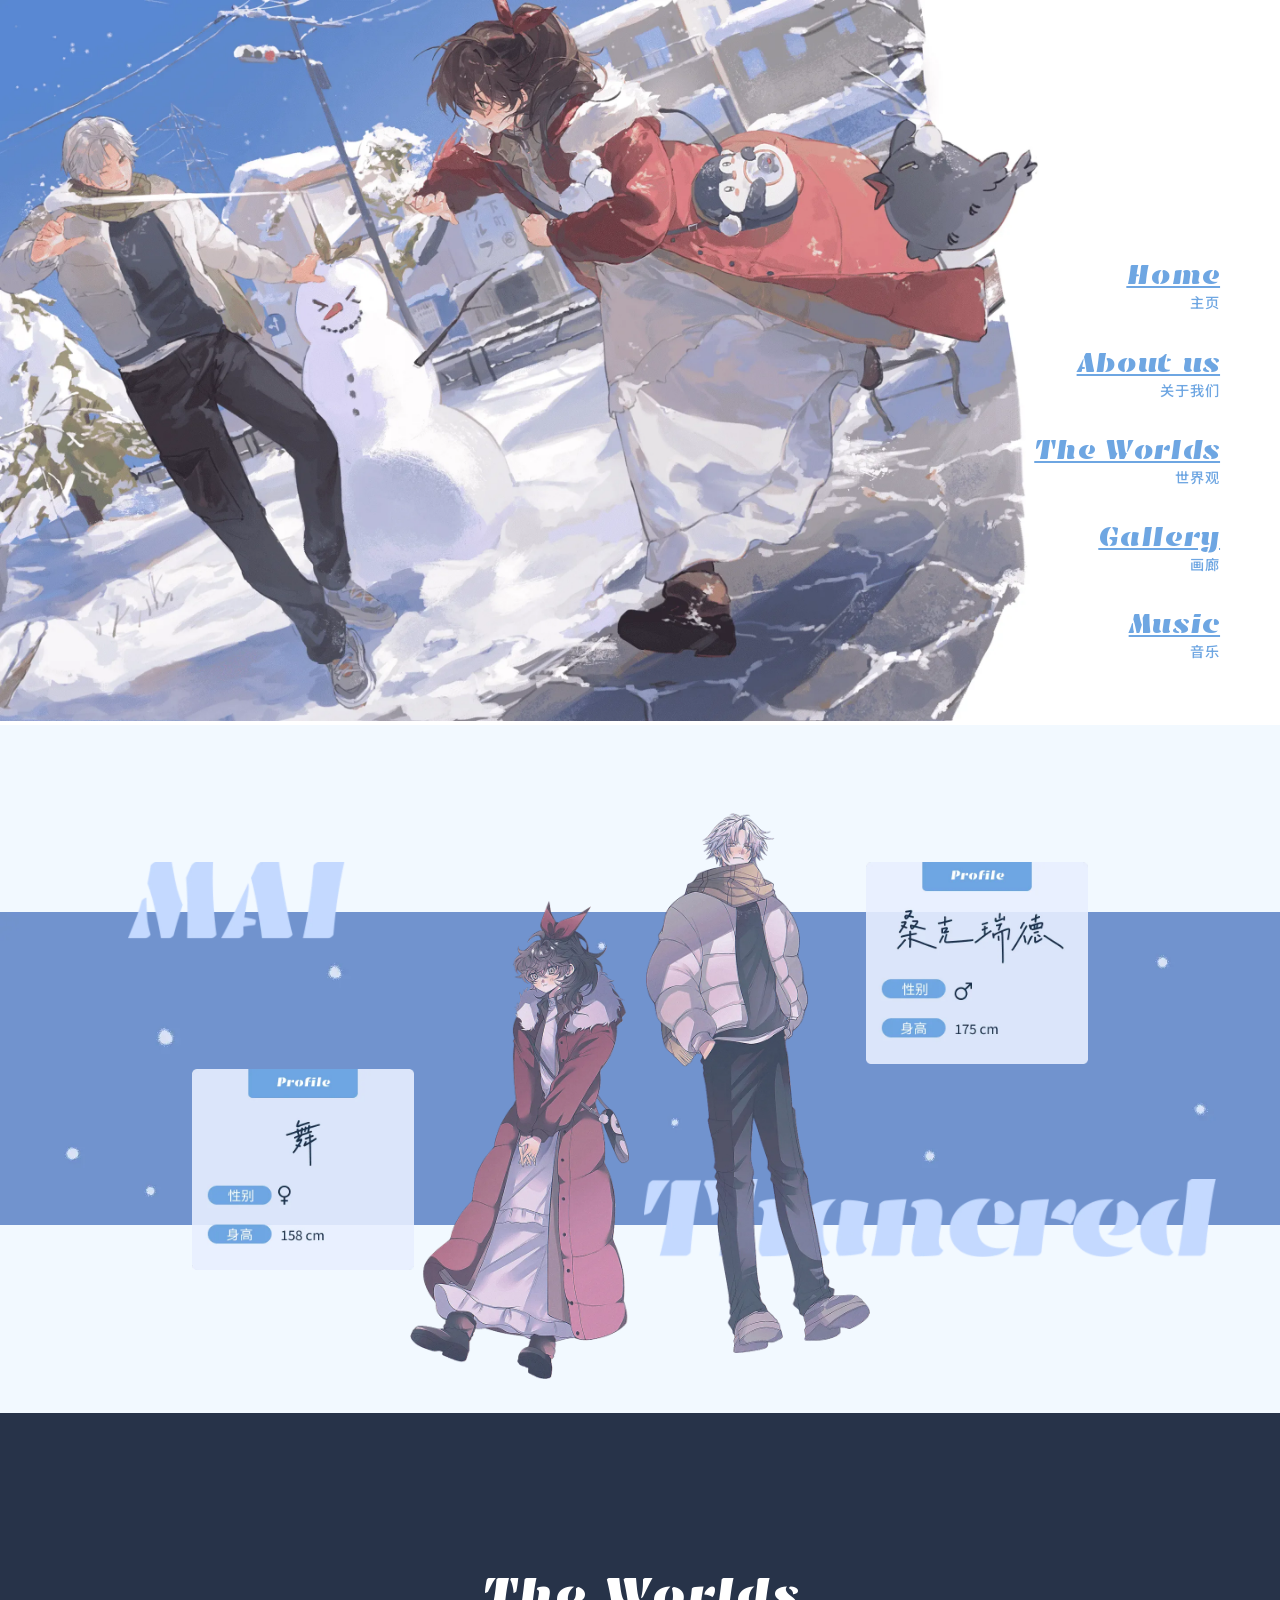
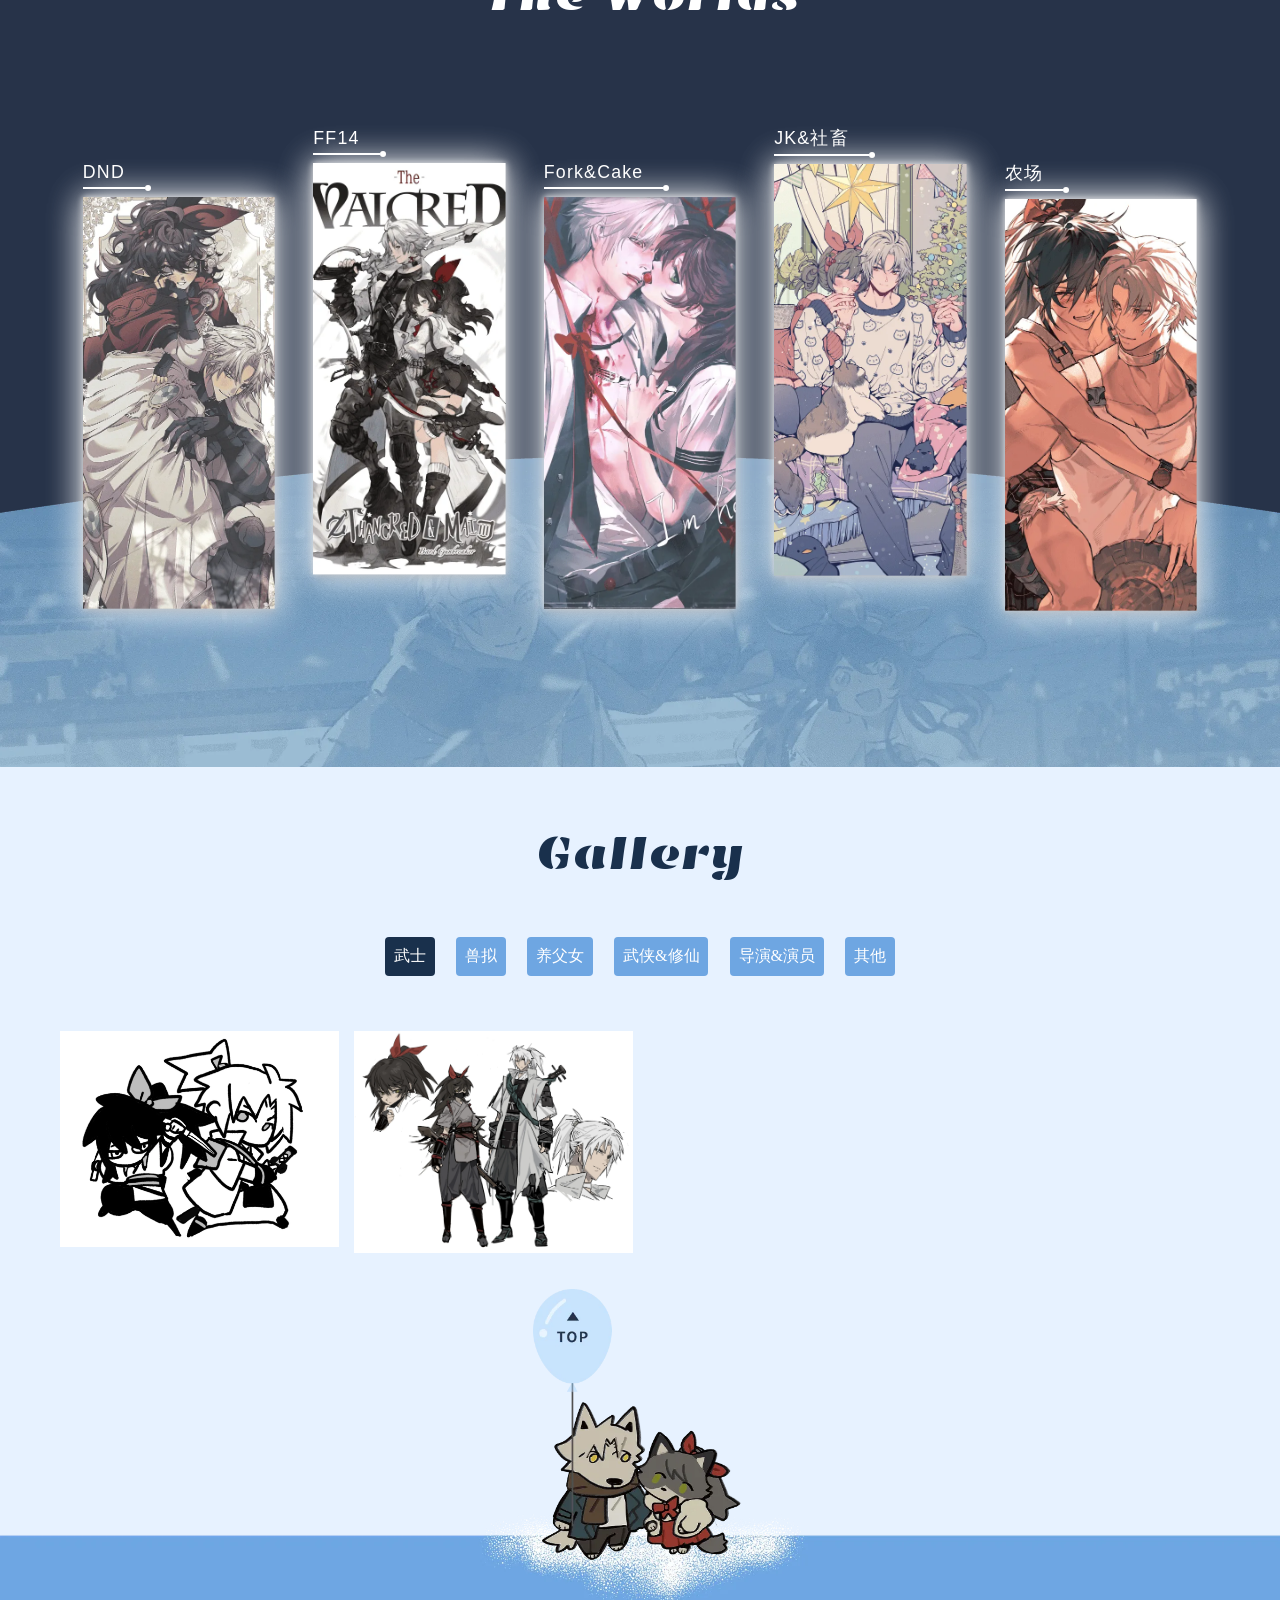
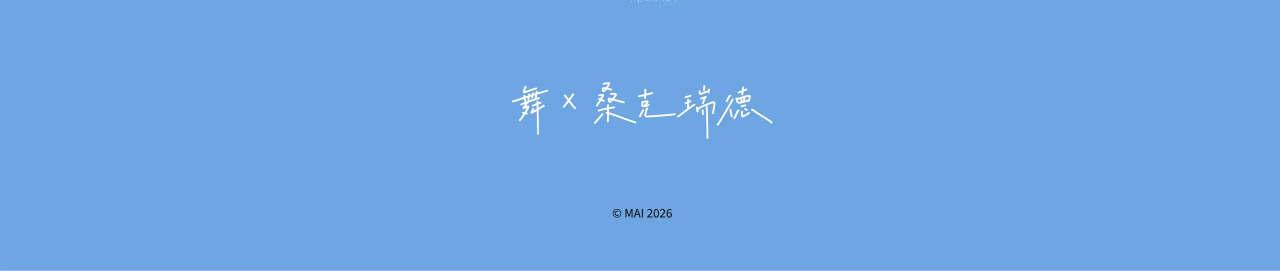
<file: index.html>
<!DOCTYPE html>
<html lang="CN">

<head>
    <meta charset="UTF-8">
    <meta name="viewport" content="width=device-width, initial-scale=1.0, viewport-fit=cover">
    <title>mai-web</title>
    <link rel="icon" href="tag-logo.png" type="image/png">
    <link rel="shortcut icon" href="tag-logo.png" type="image/png">
    <link rel="preconnect" href="https://fonts.googleapis.com">
    <link rel="preconnect" href="https://fonts.gstatic.com" crossorigin>
    <link href="https://fonts.googleapis.com/css2?family=Emblema+One&family=Noto+Sans+SC:wght@100..900&display=swap"
        rel="stylesheet">
    <link rel="stylesheet" href="css/style.css">
</head>

<body>
    <main class="main">
        <section class="top" id="top">
            <div class="kv-wrapper">
                <img class="kv-pc" src="img-home/main-visual.webp">
                <img class="kv-sp" src="img-home/main-visual-sp.webp">
            </div>
            <nav class="menu">
                <ul class="menu-wrapper">
                    <li>
                        <a href="#top">
                            <h2>Home</h2>
                            <p>主页</p>
                        </a>
                    </li>
                    <li>
                        <a href="#about">
                            <h2>About us</h2>
                            <p>关于我们</p>
                        </a>
                    </li>
                    <li>
                        <a href="#world">
                            <h2>The Worlds</h2>
                            <p>世界观</p>
                        </a>
                    </li>
                    <li>
                        <a href="#gallery-wrapper">
                            <h2>Gallery</h2>
                            <p>画廊</p>
                        </a>
                    </li>
                    <li>
                        <a href="music.html">
                            <h2>Music</h2>
                            <p>音乐</p>
                        </a>
                    </li>
                </ul>
            </nav>
            <!-- 修改后的汉堡菜单结构 -->
            <div class="hamburger" id="hamburger">
                <div class="hamburger-icon-img">
                    <img src="img-home/menu-btn-before.webp" class="btn-before" alt="menu">
                    <img src="img-home/menu-btn-after.webp" class="btn-after" alt="close">
                </div>
                <span class="hamburger-text">menu</span>
            </div>
        </section>
        <section class="about" id="about">
            <img class="name" id="mai-name" src="img-home/MAI.webp">
            <img class="name" id="than-name" src="img-home/Thancred.webp">
            <img class="profile" id="mai-profile" src="img-home/mai-profile.webp">
            <img class="profile" id="than-profile" src="img-home/than-profile.webp">
            <img class="profile-pic" id="mai-profile-pic" src="img-home/mai-profile-illust.webp">
            <img class="profile-pic" id="than-profile-pic" src="img-home/than-profile-illust.webp">
        </section>
        <section class="about-sp" id="about-sp">
            <img class="about-sp-pic" src="img-home/mai-profile-sp.webp">
            <img class="about-sp-pic" src="img-home/than-profile-sp.webp">
        </section>
        <section class="world" id="world">
            <h1 class="world-title">
                The Worlds
            </h1>
            <div class="world-box">
                <a href="dnd.html" target="_blank" class="world-wrapper down">
                    <div class="world-text">DND</div>
                    <div class="world-pic-wrapper">
                        <img class="world-pic" src="img-home/the-world-dnd.webp">
                    </div>
                </a>
                <a href="ff14.html" target="_blank" class="world-wrapper">
                    <div class="world-text">FF14</div>
                    <div class="world-pic-wrapper">
                        <img class="world-pic" src="img-home/the-world-ff14.webp">
                    </div>
                </a>
                <a href="fork&cake.html" target="_blank" class="world-wrapper down">
                    <div class="world-text">Fork&Cake</div>
                    <div class="world-pic-wrapper">
                        <img class="world-pic" src="img-home/the-world-fork.webp">
                    </div>
                </a>
                <a href="jk.html" target="_blank" class="world-wrapper">
                    <div class="world-text">JK&社畜</div>
                    <div class="world-pic-wrapper">
                        <img class="world-pic" src="img-home/the-world-jk.webp">
                    </div>
                </a>
                <a href="farm.html" target="_blank" class="world-wrapper down">
                    <div class="world-text">农场</div>
                    <div class="world-pic-wrapper">
                        <img class="world-pic" src="img-home/the-world-farm.webp">
                    </div>
                </a>
            </div>
        </section>
        <section class="gallery-wrapper" id="gallery-wrapper">
            <h1 class="gallery-title">
                Gallery
            </h1>
            <ul class="sort-btn">
                <li class="sort01 active">武士</li>
                <li class="sort02">兽拟</li>
                <li class="sort03">养父女</li>
                <li class="sort04">武侠&修仙</li>
                <li class="sort05">导演&演员</li>
                <li class="sort06">其他</li>
            </ul>

            <ul class="grid">
                <li class="item sort01 active">
                    <div class="item-content">
                        <a href="img-home/1-1.webp" data-fancybox="group1"><img src="img-home/1-1.webp"></a>
                        <a href="img-home/1-2.webp" data-fancybox="group1"><img src="img-home/1-2.webp"></a>
                    </div>
                </li>
                <li class="item sort02">
                    <div class="item-content">
                        <a href="img-home/2-1.webp" data-fancybox="group2"><img src="img-home/2-1.webp"></a>
                        <a href="img-home/2-2.webp" data-fancybox="group2"><img src="img-home/2-2.webp"></a>
                        <a href="img-home/2-2-2.webp" data-fancybox="group2"><img src="img-home/2-2-2.webp"></a>
                        <a href="img-home/2-3.webp" data-fancybox="group2"><img src="img-home/2-3.webp"></a>
                        <a href="img-home/2-4.webp" data-fancybox="group2"><img src="img-home/2-4.webp"></a>
                        <a href="img-home/2-5.webp" data-fancybox="group2"><img src="img-home/2-5.webp"></a>
                        <a href="img-home/2-6.webp" data-fancybox="group2"><img src="img-home/2-6.webp"></a>
                        <a href="img-home/2-7.webp" data-fancybox="group2"><img src="img-home/2-7.webp"></a>
                        <a href="img-home/2-8.webp" data-fancybox="group2"><img src="img-home/2-8.webp"></a>
                        <a href="img-home/2-9.webp" data-fancybox="group2"><img src="img-home/2-9.webp"></a>
                        <a href="img-home/2-10.webp" data-fancybox="group2"><img src="img-home/2-10.webp"></a>
                    </div>
                </li>
                <li class="item sort03">
                    <div class="item-content">
                        <a href="img-home/3-1.webp" data-fancybox="group3"><img src="img-home/3-1.webp"></a>
                        <a href="img-home/3-2.webp" data-fancybox="group3"><img src="img-home/3-2.webp"></a>
                        <a href="img-home/3-3.webp" data-fancybox="group3"><img src="img-home/3-3.webp"></a>
                        <a href="img-home/3-4.webp" data-fancybox="group3"><img src="img-home/3-4.webp"></a>
                        <a href="img-home/3-5.webp" data-fancybox="group3"><img src="img-home/3-5.webp"></a>
                        <a href="img-home/3-6.webp" data-fancybox="group3"><img src="img-home/3-6.webp"></a>

                    </div>
                </li>
                <li class="item sort04">
                    <div class="item-content">
                        <a href="img-home/4-1.webp" data-fancybox="group4"><img src="img-home/4-1.webp"></a>
                        <a href="img-home/4-2.webp" data-fancybox="group4"><img src="img-home/4-2.webp"></a>
                        <a href="img-home/4-3.webp" data-fancybox="group4"><img src="img-home/4-3.webp"></a>
                        <a href="img-home/4-4.webp" data-fancybox="group4"><img src="img-home/4-4.webp"></a>
                        <a href="img-home/4-5.webp" data-fancybox="group4"><img src="img-home/4-5.webp"></a>
                        <a href="img-home/4-6.webp" data-fancybox="group4"><img src="img-home/4-6.webp"></a>
                        <a href="img-home/4-7.webp" data-fancybox="group4"><img src="img-home/4-7.webp"></a>
                        <a href="img-home/4-8.webp" data-fancybox="group4"><img src="img-home/4-8.webp"></a>
                        <a href="img-home/4-9.webp" data-fancybox="group4"><img src="img-home/4-9.webp"></a>
                    </div>
                </li>
                <li class="item sort05">
                    <div class="item-content">
                        <a href="img-home/5-1.webp" data-fancybox="group5"><img src="img-home/5-1.webp"></a>
                        <a href="img-home/5-2.webp" data-fancybox="group5"><img src="img-home/5-2.webp"></a>
                        <a href="img-home/5-3.webp" data-fancybox="group5"><img src="img-home/5-3.webp"></a>
                        <a href="img-home/5-4.webp" data-fancybox="group5"><img src="img-home/5-4.webp"></a>
                        <a href="img-home/5-5.webp" data-fancybox="group5"><img src="img-home/5-5.webp"></a>
                        <a href="img-home/5-6.webp" data-fancybox="group5"><img src="img-home/5-6.webp"></a>
                        <a href="img-home/5-7.webp" data-fancybox="group5"><img src="img-home/5-7.webp"></a>
                    </div>
                </li>
                <li class="item sort06">
                    <div class="item-content">
                        <a href="img-home/6-1.webp" data-fancybox="group6"><img src="img-home/6-1.webp"></a>
                        <a href="img-home/6-2.webp" data-fancybox="group6"><img src="img-home/6-2.webp"></a>
                        <a href="img-home/6-3.webp" data-fancybox="group6"><img src="img-home/6-3.webp"></a>
                        <a href="img-home/6-4.webp" data-fancybox="group6"><img src="img-home/6-4.webp"></a>
                        <a href="img-home/6-5.webp" data-fancybox="group6"><img src="img-home/6-5.webp"></a>
                        <a href="img-home/6-6.webp" data-fancybox="group6"><img src="img-home/6-6.webp"></a>
                        <a href="img-home/6-7.webp" data-fancybox="group6"><img src="img-home/6-7.webp"></a>
                        <a href="img-home/6-8.webp" data-fancybox="group6"><img src="img-home/6-8.webp"></a>
                        <a href="img-home/6-9.webp" data-fancybox="group6"><img src="img-home/6-9.webp"></a>
                        <a href="img-home/6-10.webp" data-fancybox="group6"><img src="img-home/6-10.webp"></a>
                        <a href="img-home/6-11.webp" data-fancybox="group6"><img src="img-home/6-11.webp"></a>
                        <a href="img-home/6-12.webp" data-fancybox="group6"><img src="img-home/6-12.webp"></a>
                        <a href="img-home/6-13.webp" data-fancybox="group6"><img src="img-home/6-13.webp"></a>
                        <a href="img-home/6-14.webp" data-fancybox="group6"><img src="img-home/6-14.webp"></a>
                        <a href="img-home/6-15.webp" data-fancybox="group6"><img src="img-home/6-15.webp"></a>
                        <a href="img-home/6-16.webp" data-fancybox="group6"><img src="img-home/6-16.webp"></a>
                        <a href="img-home/6-17.webp" data-fancybox="group6"><img src="img-home/6-17.webp"></a>
                    </div>
                </li>
            </ul>
        </section>
    </main>
    <footer class="footer">
        <img class="footer-img" src="img-home/home-footer-bg.webp">
        <a href="#top" class="top-btn">
            <img src="img-home/top-btn.webp">
        </a>
    </footer>
    <script src="js/script.js"></script>
</body>

</html>
</file>
<file: css/style.css>
* {
    margin: 0;
    padding: 0;
    box-sizing: border-box;
    scroll-behavior: smooth;
}

/*============================
==========Section-Top=========
*============================*/
.top {
    position: relative;
    display: flex;
    width: 100%;
    height: fit-content;
}

.kv-wrapper {
    overflow: hidden;
    width: 100%;
}

.kv-pc {
    width: calc(1271vw/14.4);
}

.kv-sp {
    display: none;
}

.menu {
    position: absolute;
    top: clamp(150px, calc(256vh / 10.24), 256px);
    right: clamp(20px, calc(30vw / 14.4), 60px);
    z-index: 100;
}

.menu-wrapper li {
    list-style: none;
    transition: transform 0.3s ease, opacity 0.3s ease;
    margin: clamp(22px, calc(30vh / 8.11), 44px);
}

.menu-wrapper li:hover {
    opacity: 0.6;
    transform: translateX(6px);
}

.menu-wrapper li a {
    text-decoration: none;
    color: #6EA6E2;
    text-align: end;
}

.menu-wrapper li a h2 {
    color: #6EA6E2;
    text-align: right;
    font-family: "Emblema One";
    font-size: clamp(24px, calc(32vw / 14.4), 32px);
    font-style: normal;
    font-weight: 400;
    line-height: normal;
    letter-spacing: -0.32px;
    text-decoration-line: underline;
    text-decoration-style: solid;
}

.menu-wrapper li a p {
    color: #6EA6E2;
    text-align: right;
    font-family: "Noto Sans SC";
    font-size: clamp(13px, calc(16vw / 14.4), 16px);
    font-weight: 500;
    letter-spacing: 0.96px;
}

/* ② 汉堡菜单样式 - 修改后 */
.hamburger {
    position: fixed;
    top: 20px;
    right: 20px;
    background-color: transparent;
    display: flex;
    flex-direction: column;
    align-items: center;
    justify-content: center;
    z-index: 999;
    cursor: pointer;
    opacity: 0;
    visibility: hidden;
    transform: translateY(-20px);
    transition: all 0.4s ease;
    /* 新增：赋予父元素 3D 透视距离，让旋转更有立体空间感 */
    perspective: 800px;
}

.hamburger.show {
    opacity: 1;
    visibility: visible;
    transform: translateY(0);
}

.hamburger-icon-img {
    position: relative;
    width: calc(60vw / 14.4);
    height: calc(60vw / 14.4);
    margin-bottom: 4px;
    /* 新增：保持子元素的 3D 空间 */
    transform-style: preserve-3d;
    /* 修改：动画时间稍微拉长，换成更有弹性和华丽感的贝塞尔曲线 */
    transition: transform 0.8s cubic-bezier(0.34, 1.56, 0.64, 1);
}

.hamburger-icon-img img {
    position: absolute;
    top: 0;
    left: 0;
    width: 100%;
    height: 100%;
    object-fit: contain;
    /* 修改：调整渐变的过渡节奏。延迟 0.15s 执行渐变，刚好在图标转到 90 度（侧面看不见时）无缝切换 */
    transition: opacity 0.3s ease 0.15s;
}

.btn-after {
    opacity: 0;
}

/* --- 核心交互动画 --- */
.hamburger.active .hamburger-icon-img {
    /* 修改：沿垂直中心轴 (Y轴) 旋转一整圈 360 度 */
    transform: rotateY(360deg);
}

.hamburger.active .btn-before {
    opacity: 0;
}

.hamburger.active .btn-after {
    opacity: 1;
}

.hamburger-text {
    color: #C4D9FF;
    font-size: 13px;
    font-family: "Noto Sans SC", sans-serif;
    line-height: 1;
    font-weight: 700;
    text-transform: uppercase;
}

.menu.active {
    display: block !important;
    position: fixed;
    top: 80px;
    right: 20px;
    background: rgba(242, 249, 255, 0.741);
    padding: 20px 40px;
    border-radius: 12px;
    box-shadow: 0 4px 15px rgba(0,0,0,0.1);
}

/*============================
==========About=============
*============================*/
.about {
    position: relative;
    width: 100%;
    aspect-ratio: 1440 / 774;
    background-image: url('../img-home/profile-bg.webp');
    background-color:#F2F9FF;
    background-position: center;
    background-size: contain;
    background-repeat: no-repeat;
}

.name {
    position: absolute;
    z-index: 1;
}

#mai-name {
    width: calc(244.19vw/14.4);
    top:20%;
    left: 10%;
}

#than-name {
    width: calc(643.7vw/14.4);
    top: 66%;
    right: 5%;
}

.profile {
    width: calc(250vw/14.4);
    position: absolute;
    z-index: 2;
}

#mai-profile {
    top:50%;
    left: 15%;
}

#than-profile {
    top: 20%;
    right: 15%;
}

.profile-pic {
    position: absolute;
    z-index: 3;
}

#mai-profile-pic {
    width: calc(247vw/14.4);
    top: calc(200vh/10.24);
    left: 32%;
}

#than-profile-pic {
    width: calc(252vw/14.4);
    top: calc(100vh/10.24);
    right: 32%;
}

#mai-profile-pic, #than-profile-pic,
#mai-name, #than-name,
#mai-profile, #than-profile {
    opacity: 0;
}

@keyframes fadeInSlideUp {
    from { opacity: 0; transform: translateY(30px); }
    to { opacity: 1; transform: translateY(0); }
}

@keyframes floating {
    0%, 100% { transform: translateY(0); }
    50% { transform: translateY(-6px); }
}

.about.in-view #mai-profile-pic {
    animation: fadeInSlideUp 0.6s ease forwards 0s, floating 3s ease-in-out infinite 0.6s;
}
.about.in-view #than-profile-pic {
    animation: fadeInSlideUp 0.6s ease forwards 0.3s, floating 3s ease-in-out infinite 0.9s;
}
.about.in-view #mai-name {
    animation: fadeInSlideUp 0.6s ease forwards 0.6s;
}
.about.in-view #than-name {
    animation: fadeInSlideUp 0.6s ease forwards 0.9s;
}
.about.in-view #mai-profile {
    animation: fadeInSlideUp 0.6s ease forwards 1.2s;
}
.about.in-view #than-profile {
    animation: fadeInSlideUp 0.6s ease forwards 1.5s;
}

#about-sp {
    display: none;
}

/*============================
============World==============
*============================*/
.world {
    width: 100%;
    height: auto;
    padding-top: calc(173vh/10.24);
    padding-bottom: calc(173vh/10.24);
    background: #273349;
    background-image: url(../img-home/the-world-bg.webp);
    background-position: bottom;
    background-repeat: no-repeat;
    background-size: contain;
    display: flex;
    flex-direction: column;
    justify-content: center;
}

.world-title {
    width: 100%;
    text-align: center;
    color: #FFF;
    font-family: "Emblema One";
    font-size: 48px;
    font-weight: 400;
    opacity: 0;
    transform: translateY(40px);
    transition: opacity 0.8s ease-out, transform 0.8s ease-out;
}

.world-box {
    margin-top: 69px;
    width: 100%;
    display: flex;
    align-items: center;
    justify-content: center;
    gap: 38px;
    opacity: 0;
    transform: translateY(40px);
    transition: opacity 0.8s ease-out, transform 0.8s ease-out;
}

.fade-up-active {
    opacity: 1;
    transform: translateY(0);
}

.world-wrapper {
    width: calc(216.54vw/14.4);
    transition: transform 0.3s ease-in-out;
    text-decoration: none;
    display: block;
}

.world-wrapper:hover {
    transform: translateY(-20px);
}

.down {
    padding-top: 69px;
}

.world-text {
    color: #FFF;
    font-family: "Noto Sans", sans-serif;
    font-size:clamp(16px,calc(20vw/14.4),calc(20vw/14.4));
    font-weight: 500;
    letter-spacing: 1.2px;
    position: relative;
    display: inline-block;
    transition: opacity 0.3s ease-in-out;
}

.world-text::after {
    content: '';
    position: absolute;
    left: 0;
    bottom: -6px;
    height: 2px;
    width: calc(100% + 20px);
    background-color: #FFF;
    transition: transform 0.3s ease-in-out;
}

.world-text::before {
    content: '';
    position: absolute;
    left: calc(100% + 20px);
    bottom: -8px;
    width: 6px;
    height: 6px;
    border-radius: 50%;
    background-color: #FFF;
    transition: transform 0.3s ease-in-out;
}

.world-wrapper:hover .world-text {
    opacity: 0.8;
}

.world-wrapper:hover .world-text::after,
.world-wrapper:hover .world-text::before {
    transform: translateX(10px);
}

.world-pic-wrapper {
    margin-top: 14px;
    width: calc(216.54vw/14.4);
    height: auto;
    overflow: hidden;
    filter: drop-shadow(1px 3px 5px rgba(24, 31, 44, 0.25)) drop-shadow(0 0 17.3px rgba(255, 255, 255, 0.62)) drop-shadow(0 0 3.3px #FFF);
    cursor: pointer;
    transition: opacity 0.3s ease-in-out;
}

.world-pic-wrapper:hover {
    opacity: 0.9;
}

.world-pic {
    width: calc(216.54vw/14.4);
}
/*============================
========Gallery-wrapper=======
*============================*/
.gallery-wrapper{
    width:100%;
    padding:calc(64vw/14.4) 0 calc(280vw/14.4) 0;
    background:#E7F2FF;
    display:flex;
    flex-direction: column;
    align-items:center;
    justify-content:center;
}
.gallery-title {
    width: 100%;
    text-align: center;
    color: #19304C;
    font-family: "Emblema One";
    font-size: 48px;
    font-weight: 400;
}

/*==================================================
ギャラリーのためのcss
===================================*/

/*＝＝＝並び替えボタンのCSS*/
.sort-btn{
	display: flex;
	justify-content: center;
	flex-wrap: wrap;
	padding:calc(50vw/14.4) calc(20vw/14.4);
}

.sort-btn li{
	background:#6EA6E2;
    list-style:none;
    color:#fff;
	border-radius:4px;
	cursor: pointer;
	padding:calc(10vw/14.4);
	margin:calc(12vw/14.4);
    transition:background 0.3s ease;
}
.sort-btn li:hover{
    background:#19304C;	
}
.sort-btn li.active{/*ボタンに現在地＝activeというクラス名がついたら背景色を変更*/
	background:#19304C;	
}

/*横幅が480px以下になった際の指定*/
@media only screen and (max-width: 480px) {
.sort-btn{
	justify-content: space-between;
}
	
.sort-btn li{
	width:48%;
	margin:0 0 10px 0;
	text-align:center;
	}	
}

.grid {
  width: 100%;
  max-width: 1200px;
  padding: 0 20px;
  margin: 0;
  box-sizing: border-box;
  list-style: none;
}

/*各画像の横幅などの設定*/
.item {
  display: none;
  width: 100%;
  list-style: none;
}

.item.active {
  display: block;
}

/*内側のボックスの高さが崩れないように維持*/
.item-content {
  width: 100%;
  display: grid;
  grid-template-columns: repeat(4, minmax(0, 1fr));
  gap:calc(16vw/14.4);
}

.item-content a {
  display: block;
  overflow: hidden;
}

.grid img{
    display:block;
	width:100%;
	height:auto;
	vertical-align: bottom;/*画像の下にできる余白を削除*/
}

@media only screen and (max-width: 768px) {
.item-content {
  grid-template-columns: repeat(2, minmax(0, 1fr));
}
}

@media only screen and (max-width: 480px) {
.item-content {
  grid-template-columns: 1fr;
}
}

.gallery-lightbox {
    position: fixed;
    inset: 0;
    z-index: 9999;
    display: none;
    align-items: center;
    justify-content: center;
    padding: 24px;
    background: rgba(17, 24, 39, 0.86);
    box-sizing: border-box;
}

.gallery-lightbox.open {
    display: flex;
}

.gallery-lightbox img {
    max-width: min(100%, 1100px);
    max-height: 88vh;
    width: auto;
    height: auto;
    object-fit: contain;
}

.gallery-lightbox-close {
    position: absolute;
    top: 16px;
    right: 16px;
    width: 44px;
    height: 44px;
    border: 0;
    border-radius: 50%;
    background: #ffffff;
    color: #19304C;
    cursor: pointer;
    font-size: 28px;
    line-height: 1;
}

/*＝＝＝fancyboxサムネイル背景と画像選択時の枠線の指定*/
.fancybox-thumbs {
    background: transparent!important;
}

.fancybox-thumbs__list a:before {
    border: 6px solid #FA999B;
}
footer{
background:#E7F2FF;
width:100%;
position:relative;
display:flex;
align-items:center;
justify-content:center;
}
.footer-img{
    width:100%;
}
.top-btn{
    position: absolute;
    top:calc(-240vw/14.4);
    z-index:999;
    transition:transform 0.3s ease,opacity 0.3s ease;
}
.top-btn:hover{
    transform:translateY(-16px);
    opacity:0.8;
}
.top-btn img{
    width:calc(240.27vw/14.4);
}
/*============================
==========Responsive=========
*============================*/
@media screen and (max-width:700px) {
    .kv-pc { display: none; }
    .kv-sp { display: block; width: 100%; height: auto; }
    .menu{
        display: none;
    }
    .hamburger {
        top: 14px;
        right: 14px;
        padding: 6px;
    }
    .hamburger-icon-img {
        width: 50px;
        height: 50px;
    }
    .about { display: none; }
    #about-sp {
        padding: 50px 0;
        display: block;
        width: 100%;
        background-color: #F2F9FF;
        display: flex;
        flex-direction: column;
        align-items: center;
        gap: calc(49vh/6.74);
    }
    .about-sp-pic { width: 100%; height: auto; }
    .world {
        padding-top: calc(100vh/10.24);
        padding-bottom: calc(100vh/10.24);
    }
    .world-box { flex-direction: column; }
    .down { padding: 0; }
    .world-wrapper, .world-pic-wrapper, .world-pic {
        width: calc(800vw/14.4);
    }
}
</file>
